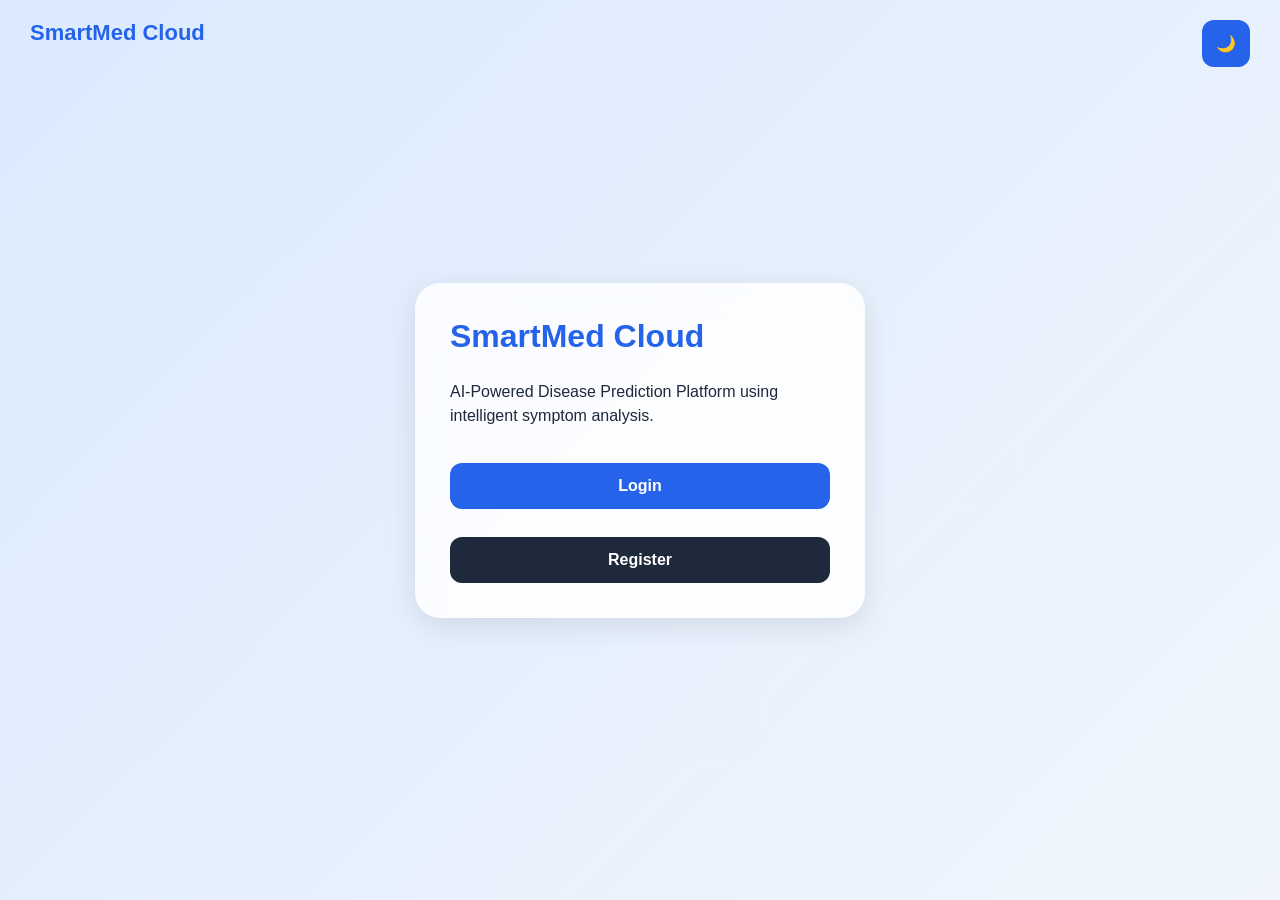
<file: frontend/index.html>
<!DOCTYPE html>
<html lang="en">
<head>
    <meta charset="UTF-8">
    <meta name="viewport" content="width=device-width, initial-scale=1.0">
    <title>SmartMed Cloud</title>

    <link rel="stylesheet" href="style.css">
</head>
<body>

    <div class="home-logo">
        SmartMed Cloud
    </div>

    <div class="theme-toggle">
        <button onclick="toggleTheme()">🌙</button>
    </div>

    <div class="hero">

        <div class="card home-card fade-in">

            <h1>SmartMed Cloud</h1>

            <p>
                AI-Powered Disease Prediction Platform
                using intelligent symptom analysis.
            </p>

            <div class="button-group">

                <a href="login.html">
                    <button>Login</button>
                </a>

                <a href="register.html">
                    <button class="secondary-btn">
                        Register
                    </button>
                </a>

            </div>

        </div>

    </div>

<script src="script.js"></script>

</body>
</html>
</file>
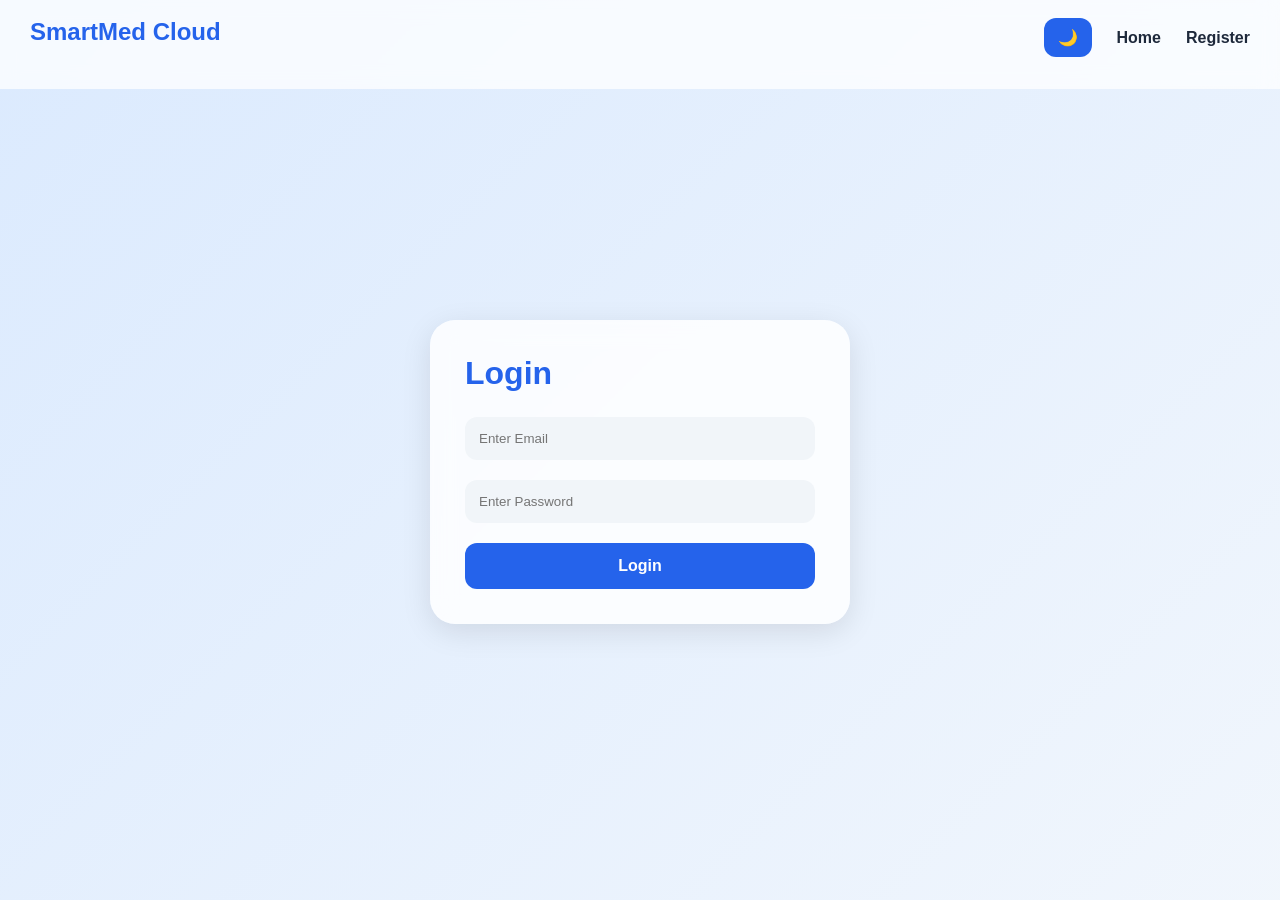
<file: frontend/dashboard.html>
<!DOCTYPE html>
<html lang="en">

<head>
    <meta charset="UTF-8">
    <meta name="viewport"
          content="width=device-width, initial-scale=1.0">

    <title>Dashboard</title>

    <link rel="stylesheet" href="style.css">
</head>

<body onload="initializeDashboard()">

<nav>

    <div class="logo-section">

        <h2>SmartMed Cloud</h2>

        <div class="welcome-user">

            Welcome,
            <span id="username"></span>

        </div>

    </div>

    <div class="nav-links">

        <button class="theme-btn"
                onclick="toggleTheme()">
            🌙
        </button>

        <a href="history.html">History</a>

        <button onclick="logoutUser()">
            Logout
        </button>

    </div>

</nav>

<div class="dashboard-layout">

    <div class="card dashboard-card">

        <h1>Disease Prediction</h1>

        <div class="checkbox-grid">

            <label class="symptom-box"><input type="checkbox" value="abdominal_pain"><span>Abdominal Pain</span></label>

            <label class="symptom-box"><input type="checkbox" value="abnormal_menstruation"><span>Abnormal Menstruation</span></label>

            <label class="symptom-box"><input type="checkbox" value="acidity"><span>Acidity</span></label>

            <label class="symptom-box"><input type="checkbox" value="acute_liver_failure"><span>Acute Liver Failure</span></label>

            <label class="symptom-box"><input type="checkbox" value="altered_sensorium"><span>Altered Sensorium</span></label>

            <label class="symptom-box"><input type="checkbox" value="anxiety"><span>Anxiety</span></label>

            <label class="symptom-box"><input type="checkbox" value="back_pain"><span>Back Pain</span></label>

            <label class="symptom-box"><input type="checkbox" value="belly_pain"><span>Belly Pain</span></label>

            <label class="symptom-box"><input type="checkbox" value="blackheads"><span>Blackheads</span></label>

            <label class="symptom-box"><input type="checkbox" value="bladder_discomfort"><span>Bladder Discomfort</span></label>

            <label class="symptom-box"><input type="checkbox" value="blister"><span>Blister</span></label>

            <label class="symptom-box"><input type="checkbox" value="blood_in_sputum"><span>Blood In Sputum</span></label>

            <label class="symptom-box"><input type="checkbox" value="bloody_stool"><span>Bloody Stool</span></label>

            <label class="symptom-box"><input type="checkbox" value="blurred_and_distorted_vision"><span>Blurred And Distorted Vision</span></label>

            <label class="symptom-box"><input type="checkbox" value="breathlessness"><span>Breathlessness</span></label>

            <label class="symptom-box"><input type="checkbox" value="brittle_nails"><span>Brittle Nails</span></label>

            <label class="symptom-box"><input type="checkbox" value="bruising"><span>Bruising</span></label>

            <label class="symptom-box"><input type="checkbox" value="burning_micturition"><span>Burning Micturition</span></label>

            <label class="symptom-box"><input type="checkbox" value="chest_pain"><span>Chest Pain</span></label>

            <label class="symptom-box"><input type="checkbox" value="chills"><span>Chills</span></label>

            <label class="symptom-box"><input type="checkbox" value="cold_hands_and_feets"><span>Cold Hands And Feets</span></label>

            <label class="symptom-box"><input type="checkbox" value="coma"><span>Coma</span></label>

            <label class="symptom-box"><input type="checkbox" value="congestion"><span>Congestion</span></label>

            <label class="symptom-box"><input type="checkbox" value="constipation"><span>Constipation</span></label>

            <label class="symptom-box"><input type="checkbox" value="continuous_feel_of_urine"><span>Continuous Feel Of Urine</span></label>

            <label class="symptom-box"><input type="checkbox" value="continuous_sneezing"><span>Continuous Sneezing</span></label>

            <label class="symptom-box"><input type="checkbox" value="cough"><span>Cough</span></label>

            <label class="symptom-box"><input type="checkbox" value="cramps"><span>Cramps</span></label>

            <label class="symptom-box"><input type="checkbox" value="dark_urine"><span>Dark Urine</span></label>

            <label class="symptom-box"><input type="checkbox" value="dehydration"><span>Dehydration</span></label>

            <label class="symptom-box"><input type="checkbox" value="depression"><span>Depression</span></label>

            <label class="symptom-box"><input type="checkbox" value="diarrhoea"><span>Diarrhoea</span></label>

            <label class="symptom-box"><input type="checkbox" value="dischromic _patches"><span>Dischromic Patches</span></label>

            <label class="symptom-box"><input type="checkbox" value="distention_of_abdomen"><span>Distention Of Abdomen</span></label>

            <label class="symptom-box"><input type="checkbox" value="dizziness"><span>Dizziness</span></label>

            <label class="symptom-box"><input type="checkbox" value="drying_and_tingling_lips"><span>Drying And Tingling Lips</span></label>

            <label class="symptom-box"><input type="checkbox" value="enlarged_thyroid"><span>Enlarged Thyroid</span></label>

            <label class="symptom-box"><input type="checkbox" value="excessive_hunger"><span>Excessive Hunger</span></label>

            <label class="symptom-box"><input type="checkbox" value="extra_marital_contacts"><span>Extra Marital Contacts</span></label>

            <label class="symptom-box"><input type="checkbox" value="family_history"><span>Family History</span></label>

            <label class="symptom-box"><input type="checkbox" value="fast_heart_rate"><span>Fast Heart Rate</span></label>

            <label class="symptom-box"><input type="checkbox" value="fatigue"><span>Fatigue</span></label>

            <label class="symptom-box"><input type="checkbox" value="fluid_overload"><span>Fluid Overload</span></label>

            <label class="symptom-box"><input type="checkbox" value="foul_smell_of urine"><span>Foul Smell Of Urine</span></label>

            <label class="symptom-box"><input type="checkbox" value="headache"><span>Headache</span></label>

            <label class="symptom-box"><input type="checkbox" value="high_fever"><span>High Fever</span></label>

            <label class="symptom-box"><input type="checkbox" value="hip_joint_pain"><span>Hip Joint Pain</span></label>

            <label class="symptom-box"><input type="checkbox" value="history_of_alcohol_consumption"><span>History Of Alcohol Consumption</span></label>

            <label class="symptom-box"><input type="checkbox" value="increased_appetite"><span>Increased Appetite</span></label>

            <label class="symptom-box"><input type="checkbox" value="indigestion"><span>Indigestion</span></label>

            <label class="symptom-box"><input type="checkbox" value="inflammatory_nails"><span>Inflammatory Nails</span></label>

            <label class="symptom-box"><input type="checkbox" value="internal_itching"><span>Internal Itching</span></label>

            <label class="symptom-box"><input type="checkbox" value="irregular_sugar_level"><span>Irregular Sugar Level</span></label>

            <label class="symptom-box"><input type="checkbox" value="irritability"><span>Irritability</span></label>

            <label class="symptom-box"><input type="checkbox" value="irritation_in_anus"><span>Irritation In Anus</span></label>

            <label class="symptom-box"><input type="checkbox" value="itching"><span>Itching</span></label>

            <label class="symptom-box"><input type="checkbox" value="joint_pain"><span>Joint Pain</span></label>

            <label class="symptom-box"><input type="checkbox" value="knee_pain"><span>Knee Pain</span></label>

            <label class="symptom-box"><input type="checkbox" value="lack_of_concentration"><span>Lack Of Concentration</span></label>

            <label class="symptom-box"><input type="checkbox" value="lethargy"><span>Lethargy</span></label>

            <label class="symptom-box"><input type="checkbox" value="loss_of_appetite"><span>Loss Of Appetite</span></label>

            <label class="symptom-box"><input type="checkbox" value="loss_of_balance"><span>Loss Of Balance</span></label>

            <label class="symptom-box"><input type="checkbox" value="loss_of_smell"><span>Loss Of Smell</span></label>

            <label class="symptom-box"><input type="checkbox" value="malaise"><span>Malaise</span></label>

            <label class="symptom-box"><input type="checkbox" value="mild_fever"><span>Mild Fever</span></label>

            <label class="symptom-box"><input type="checkbox" value="mood_swings"><span>Mood Swings</span></label>

            <label class="symptom-box"><input type="checkbox" value="movement_stiffness"><span>Movement Stiffness</span></label>

            <label class="symptom-box"><input type="checkbox" value="mucoid_sputum"><span>Mucoid Sputum</span></label>

            <label class="symptom-box"><input type="checkbox" value="muscle_pain"><span>Muscle Pain</span></label>

            <label class="symptom-box"><input type="checkbox" value="muscle_wasting"><span>Muscle Wasting</span></label>

            <label class="symptom-box"><input type="checkbox" value="muscle_weakness"><span>Muscle Weakness</span></label>

            <label class="symptom-box"><input type="checkbox" value="nausea"><span>Nausea</span></label>

            <label class="symptom-box"><input type="checkbox" value="neck_pain"><span>Neck Pain</span></label>

            <label class="symptom-box"><input type="checkbox" value="nodal_skin_eruptions"><span>Nodal Skin Eruptions</span></label>

            <label class="symptom-box"><input type="checkbox" value="obesity"><span>Obesity</span></label>

            <label class="symptom-box"><input type="checkbox" value="pain_behind_the_eyes"><span>Pain Behind The Eyes</span></label>

            <label class="symptom-box"><input type="checkbox" value="pain_during_bowel_movements"><span>Pain During Bowel Movements</span></label>

            <label class="symptom-box"><input type="checkbox" value="pain_in_anal_region"><span>Pain In Anal Region</span></label>

            <label class="symptom-box"><input type="checkbox" value="painful_walking"><span>Painful Walking</span></label>

            <label class="symptom-box"><input type="checkbox" value="palpitations"><span>Palpitations</span></label>

            <label class="symptom-box"><input type="checkbox" value="passage_of_gases"><span>Passage Of Gases</span></label>

            <label class="symptom-box"><input type="checkbox" value="patches_in_throat"><span>Patches In Throat</span></label>

            <label class="symptom-box"><input type="checkbox" value="phlegm"><span>Phlegm</span></label>

            <label class="symptom-box"><input type="checkbox" value="polyuria"><span>Polyuria</span></label>

            <label class="symptom-box"><input type="checkbox" value="prominent_veins_on_calf"><span>Prominent Veins On Calf</span></label>

            <label class="symptom-box"><input type="checkbox" value="puffy_face_and_eyes"><span>Puffy Face And Eyes</span></label>

            <label class="symptom-box"><input type="checkbox" value="pus_filled_pimples"><span>Pus Filled Pimples</span></label>

            <label class="symptom-box"><input type="checkbox" value="receiving_blood_transfusion"><span>Receiving Blood Transfusion</span></label>

            <label class="symptom-box"><input type="checkbox" value="receiving_unsterile_injections"><span>Receiving Unsterile Injections</span></label>

            <label class="symptom-box"><input type="checkbox" value="red_sore_around_nose"><span>Red Sore Around Nose</span></label>

            <label class="symptom-box"><input type="checkbox" value="red_spots_over_body"><span>Red Spots Over Body</span></label>

            <label class="symptom-box"><input type="checkbox" value="redness_of_eyes"><span>Redness Of Eyes</span></label>

            <label class="symptom-box"><input type="checkbox" value="restlessness"><span>Restlessness</span></label>

            <label class="symptom-box"><input type="checkbox" value="runny_nose"><span>Runny Nose</span></label>

            <label class="symptom-box"><input type="checkbox" value="rusty_sputum"><span>Rusty Sputum</span></label>

            <label class="symptom-box"><input type="checkbox" value="scurring"><span>Scurring</span></label>

            <label class="symptom-box"><input type="checkbox" value="shivering"><span>Shivering</span></label>

            <label class="symptom-box"><input type="checkbox" value="silver_like_dusting"><span>Silver Like Dusting</span></label>

            <label class="symptom-box"><input type="checkbox" value="sinus_pressure"><span>Sinus Pressure</span></label>

            <label class="symptom-box"><input type="checkbox" value="skin_peeling"><span>Skin Peeling</span></label>

            <label class="symptom-box"><input type="checkbox" value="skin_rash"><span>Skin Rash</span></label>

            <label class="symptom-box"><input type="checkbox" value="slurred_speech"><span>Slurred Speech</span></label>

            <label class="symptom-box"><input type="checkbox" value="small_dents_in_nails"><span>Small Dents In Nails</span></label>

            <label class="symptom-box"><input type="checkbox" value="spinning_movements"><span>Spinning Movements</span></label>

            <label class="symptom-box"><input type="checkbox" value="spotting_ urination"><span>Spotting Urination</span></label>

            <label class="symptom-box"><input type="checkbox" value="stiff_neck"><span>Stiff Neck</span></label>

            <label class="symptom-box"><input type="checkbox" value="stomach_bleeding"><span>Stomach Bleeding</span></label>

            <label class="symptom-box"><input type="checkbox" value="stomach_pain"><span>Stomach Pain</span></label>

            <label class="symptom-box"><input type="checkbox" value="sunken_eyes"><span>Sunken Eyes</span></label>

            <label class="symptom-box"><input type="checkbox" value="sweating"><span>Sweating</span></label>

            <label class="symptom-box"><input type="checkbox" value="swelled_lymph_nodes"><span>Swelled Lymph Nodes</span></label>

            <label class="symptom-box"><input type="checkbox" value="swelling_joints"><span>Swelling Joints</span></label>

            <label class="symptom-box"><input type="checkbox" value="swelling_of_stomach"><span>Swelling Of Stomach</span></label>

            <label class="symptom-box"><input type="checkbox" value="swollen_blood_vessels"><span>Swollen Blood Vessels</span></label>

            <label class="symptom-box"><input type="checkbox" value="swollen_extremeties"><span>Swollen Extremeties</span></label>

            <label class="symptom-box"><input type="checkbox" value="swollen_legs"><span>Swollen Legs</span></label>

            <label class="symptom-box"><input type="checkbox" value="throat_irritation"><span>Throat Irritation</span></label>

            <label class="symptom-box"><input type="checkbox" value="toxic_look_(typhos)"><span>Toxic Look (Typhos)</span></label>

            <label class="symptom-box"><input type="checkbox" value="ulcers_on_tongue"><span>Ulcers On Tongue</span></label>

            <label class="symptom-box"><input type="checkbox" value="unsteadiness"><span>Unsteadiness</span></label>

            <label class="symptom-box"><input type="checkbox" value="visual_disturbances"><span>Visual Disturbances</span></label>

            <label class="symptom-box"><input type="checkbox" value="vomiting"><span>Vomiting</span></label>

            <label class="symptom-box"><input type="checkbox" value="watering_from_eyes"><span>Watering From Eyes</span></label>

            <label class="symptom-box"><input type="checkbox" value="weakness_in_limbs"><span>Weakness In Limbs</span></label>

            <label class="symptom-box"><input type="checkbox" value="weakness_of_one_body_side"><span>Weakness Of One Body Side</span></label>

            <label class="symptom-box"><input type="checkbox" value="weight_gain"><span>Weight Gain</span></label>

            <label class="symptom-box"><input type="checkbox" value="weight_loss"><span>Weight Loss</span></label>

            <label class="symptom-box"><input type="checkbox" value="yellow_crust_ooze"><span>Yellow Crust Ooze</span></label>

            <label class="symptom-box"><input type="checkbox" value="yellow_urine"><span>Yellow Urine</span></label>

            <label class="symptom-box"><input type="checkbox" value="yellowing_of_eyes"><span>Yellowing Of Eyes</span></label>

            <label class="symptom-box"><input type="checkbox" value="yellowish_skin"><span>Yellowish Skin</span></label>

        </div>

        <button onclick="predictDisease()">
            Predict Disease
        </button>

    </div>

    <div class="card result-card hidden"
         id="resultSection">

        <h2>Prediction Result</h2>

        <div id="result"></div>

    </div>

</div>

<script src="script.js"></script>

</body>
</html>
</file>
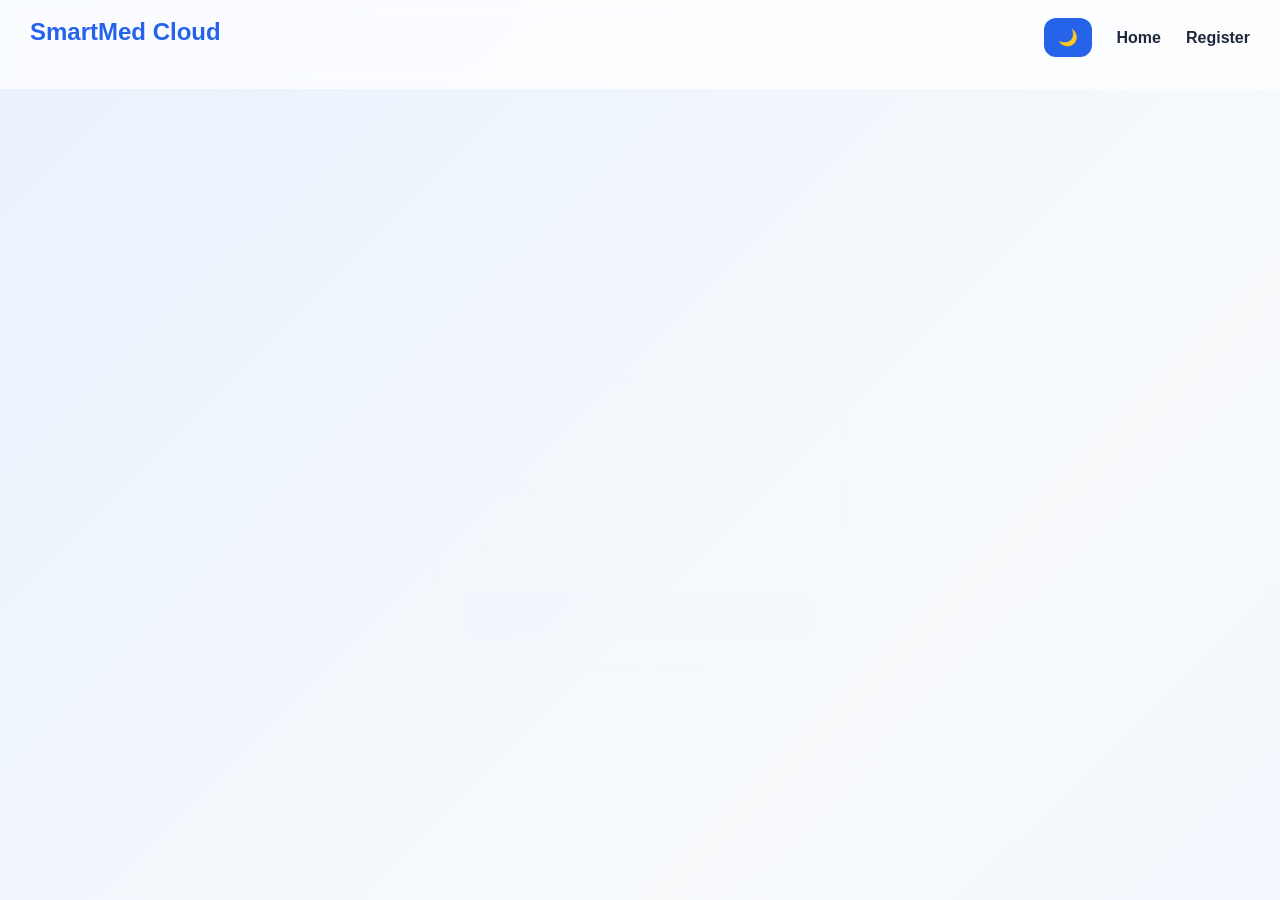
<file: frontend/history.html>
<!DOCTYPE html>
<html lang="en">

<head>
    <meta charset="UTF-8">
    <meta name="viewport"
          content="width=device-width, initial-scale=1.0">

    <title>History</title>

    <link rel="stylesheet" href="style.css">
</head>

<body onload="initializeHistoryPage()">

<nav>

    <h2>SmartMed Cloud</h2>

    <div class="nav-links">

        <button class="theme-btn"
                onclick="toggleTheme()">
            🌙
        </button>

        <a href="dashboard.html">Dashboard</a>

        <button onclick="logoutUser()">
            Logout
        </button>

    </div>

</nav>

<div class="history-container">

    <div class="card history-card">

        <h1>Prediction History</h1>

        <table>

            <thead>

                <tr>

                    <th>Date</th>
                    <th>Symptoms</th>
                    <th>Prediction</th>
                    <th>Confidence</th>

                </tr>

            </thead>

            <tbody id="historyTable"></tbody>

        </table>

    </div>

</div>

<script src="script.js"></script>

</body>
</html>
</file>
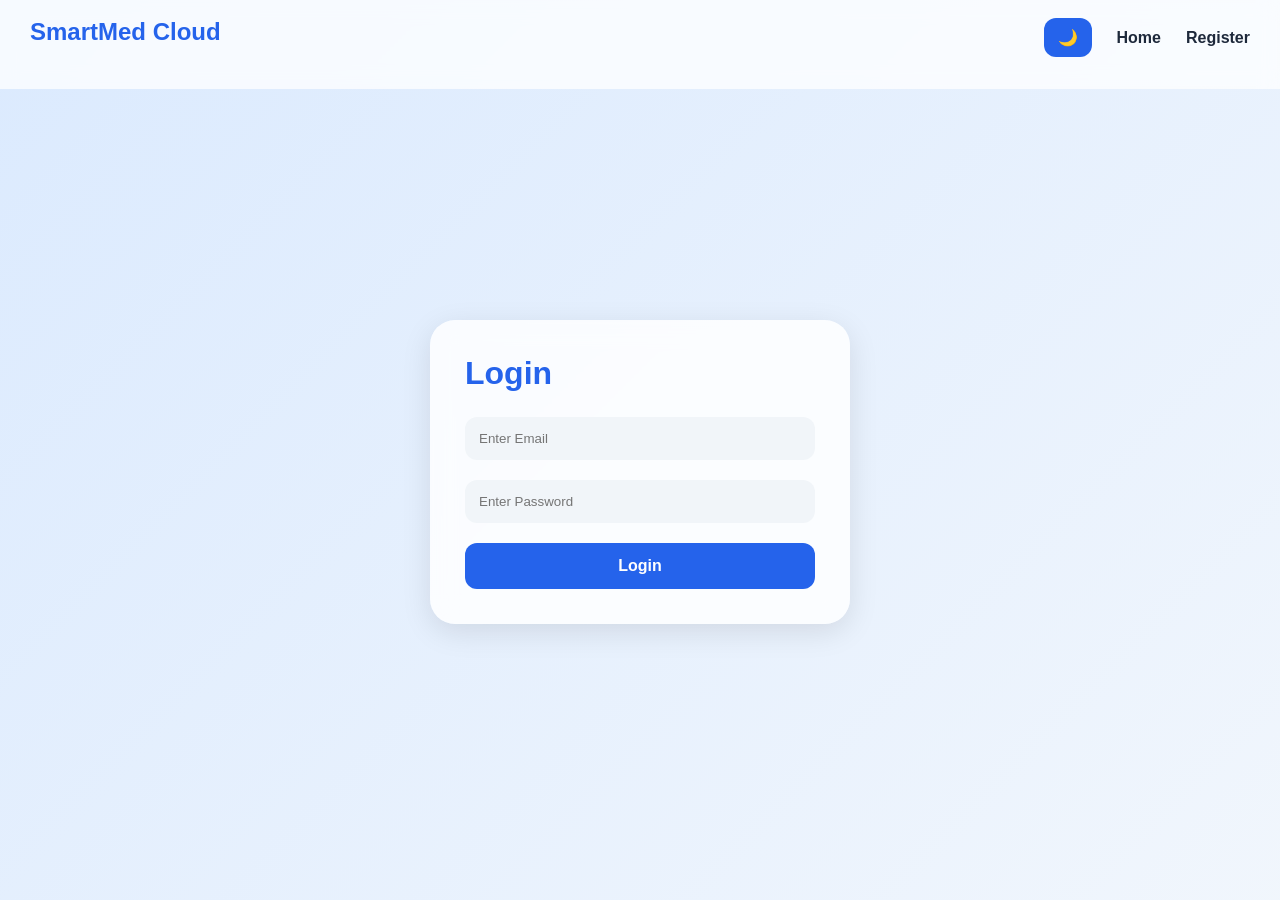
<file: frontend/login.html>
<!DOCTYPE html>
<html lang="en">

<head>
    <meta charset="UTF-8">
    <meta name="viewport"
          content="width=device-width, initial-scale=1.0">

    <title>Login</title>

    <link rel="stylesheet" href="style.css">
</head>

<body onload="initializeTheme()">

<nav>

    <h2>SmartMed Cloud</h2>

    <div class="nav-links">

        <button class="theme-btn"
                onclick="toggleTheme()">
            🌙
        </button>

        <a href="index.html">Home</a>
        <a href="register.html">Register</a>

    </div>

</nav>

<div class="auth-container">

    <div class="card auth-card slide-up">

        <h1>Login</h1>

        <input type="email"
               id="email"
               placeholder="Enter Email">

        <input type="password"
               id="password"
               placeholder="Enter Password">

        <button onclick="loginUser()">
            Login
        </button>

        <p id="loginMessage"></p>

    </div>

</div>

<script src="script.js"></script>

</body>
</html>
</file>
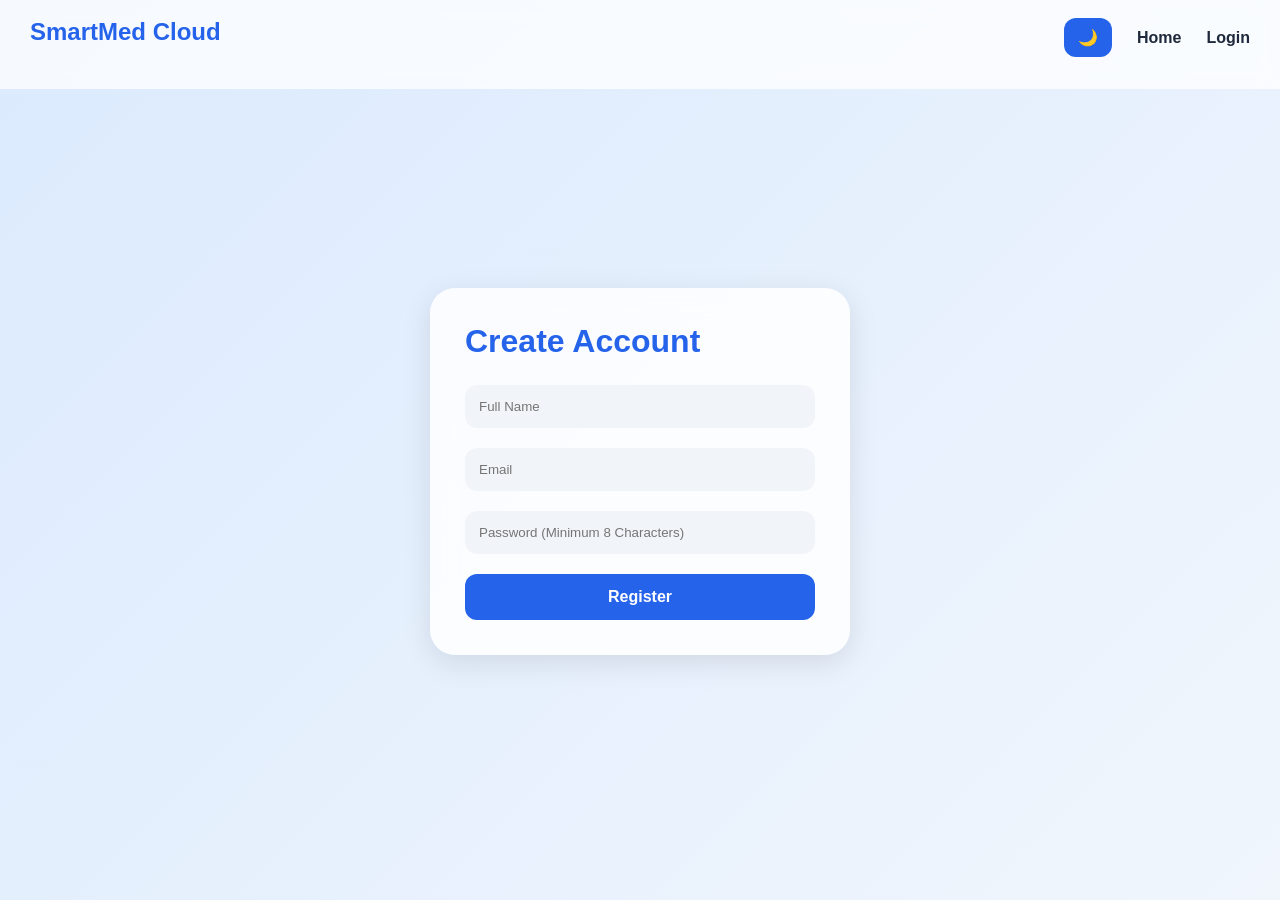
<file: frontend/register.html>
<!DOCTYPE html>
<html lang="en">

<head>
    <meta charset="UTF-8">
    <meta name="viewport"
          content="width=device-width, initial-scale=1.0">

    <title>Register</title>

    <link rel="stylesheet" href="style.css">
</head>

<body onload="initializeTheme()">

<nav>

    <h2>SmartMed Cloud</h2>

    <div class="nav-links">

        <button class="theme-btn"
                onclick="toggleTheme()">
            🌙
        </button>

        <a href="index.html">Home</a>
        <a href="login.html">Login</a>

    </div>

</nav>

<div class="auth-container">

    <div class="card auth-card slide-up">

        <h1>Create Account</h1>

        <input type="text"
               id="registerName"
               placeholder="Full Name">

        <input type="email"
               id="registerEmail"
               placeholder="Email">

        <input type="password"
               id="registerPassword"
               placeholder="Password (Minimum 8 Characters)">

        <button onclick="registerUser()">
            Register
        </button>

        <p id="registerMessage"></p>

    </div>

</div>

<script src="script.js"></script>

</body>
</html>
</file>
<file: frontend/style.css>
*{
    margin:0;
    padding:0;
    box-sizing:border-box;
    font-family:Arial;
}

body{

    background:linear-gradient(
        -45deg,
        #dbeafe,
        #e0e7ff,
        #f8fafc,
        #dbeafe
    );

    background-size:400% 400%;

    animation:gradientBG 12s ease infinite;

    min-height:100vh;

    color:#1e293b;

    transition:0.4s;
}

@keyframes gradientBG{

    0%{
        background-position:0% 50%;
    }

    50%{
        background-position:100% 50%;
    }

    100%{
        background-position:0% 50%;
    }
}

/* ================= NAV ================= */

nav{

    display:flex;
    justify-content:space-between;
    align-items:flex-start;

    padding:18px 30px;

    background:rgba(255,255,255,0.75);

    backdrop-filter:blur(10px);
}

.logo-section{

    display:flex;
    flex-direction:column;
    gap:6px;
}

.logo-section h2{

    color:#2563eb;
}

.welcome-user{

    color:#475569;
    font-size:15px;
    font-weight:bold;
}

#username{

    color:#2563eb;
}

.nav-links{

    display:flex;
    align-items:center;
    gap:25px;
}

.nav-links a{

    text-decoration:none;
    color:#1e293b;
    font-weight:bold;
}

/* ================= HOME ================= */

.home-logo{

    position:absolute;

    top:20px;
    left:30px;

    font-size:22px;
    font-weight:bold;

    color:#2563eb;
}

.theme-toggle{

    position:absolute;

    top:20px;
    right:30px;
}

/* ================= HERO ================= */

.hero{

    height:100vh;

    display:flex;
    justify-content:center;
    align-items:center;
}

/* ================= DASHBOARD LAYOUT ================= */

.dashboard-layout{

    width:95%;

    margin:auto;

    padding:40px;

    display:grid;

    grid-template-columns:
        2fr 1fr;

    gap:30px;

    align-items:start;
}

/* ================= AUTH PAGES ================= */

.auth-container{

    height:85vh;

    display:flex;

    justify-content:center;

    align-items:center;
}

.auth-card{

    width:420px;

    max-width:90%;

    padding:40px;

    border-radius:25px;

    background:rgba(255,255,255,0.82);

    backdrop-filter:blur(12px);

    box-shadow:0 8px 30px rgba(0,0,0,0.1);
}

/* ================= CARD ================= */

.card{

    background:rgba(255,255,255,0.82);

    backdrop-filter:blur(12px);

    border-radius:25px;

    padding:35px;

    box-shadow:0 8px 30px rgba(0,0,0,0.1);

    transition:0.4s;
}

.card:hover{

    transform:translateY(-5px);
}

.dashboard-card{

    width:100%;
}

.result-card{

    width:100%;
}

.home-card{

    width:450px;
}

.history-card{

    width:100%;
}

/* ================= TEXT ================= */

h1,h2{

    color:#2563eb;

    margin-bottom:25px;
}

p{

    line-height:1.5;
}

/* ================= BUTTONS ================= */

button{

    width:100%;

    padding:14px;

    border:none;

    border-radius:12px;

    background:#2563eb;

    color:white;

    font-size:16px;
    font-weight:bold;

    cursor:pointer;

    transition:0.3s;
}

button:hover{

    transform:scale(1.02);

    background:#1d4ed8;
}

.secondary-btn{

    background:#1e293b;

    color:white;
}

.secondary-btn:hover{

    background:#475569;
}

.button-group{

    margin-top:35px;

    display:flex;
    flex-direction:column;

    gap:28px;
}

.theme-btn{

    width:auto;

    padding:10px 14px;
}

/* ================= INPUT ================= */

input{

    width:100%;

    padding:14px;

    border-radius:12px;

    border:none;

    margin-bottom:20px;

    background:#f1f5f9;
}

/* ================= CHECKBOX ================= */

.checkbox-grid{

    display:grid;

    grid-template-columns:
        repeat(auto-fit,minmax(220px,1fr));

    gap:18px;

    margin-bottom:30px;
}

.symptom-box{

    background:#f1f5f9;

    border-radius:16px;

    padding:16px 18px;

    display:flex;

    align-items:center;

    gap:14px;

    cursor:pointer;

    transition:0.3s;
}

.symptom-box:hover{

    background:#dbeafe;
}

.symptom-box input{

    width:20px;
    height:20px;

    cursor:pointer;

    accent-color:#2563eb;

    margin:0;
}

.symptom-box span{

    font-size:16px;
    font-weight:500;

    display:flex;
    align-items:center;
}

/* ================= RESULT ================= */

.prediction-result-box{

    display:flex;
    flex-direction:column;

    gap:18px;
}

.result-top{

    display:flex;
    justify-content:space-between;
    align-items:center;
}

.result-top h3{

    font-size:28px;

    color:#2563eb;
}

.confidence-badge{

    background:#2563eb;

    color:white;

    padding:8px 14px;

    border-radius:20px;

    font-weight:bold;
}

.result-section{

    display:flex;
    flex-direction:column;

    gap:10px;
}

.result-section h4{

    color:#1e293b;
}

.result-section ul{

    padding-left:18px;

    display:flex;
    flex-direction:column;

    gap:6px;
}

.symptom-tags{

    display:flex;
    flex-wrap:wrap;

    gap:10px;
}

.symptom-tags span{

    background:#2563eb;

    color:white;

    padding:8px 14px;

    border-radius:20px;

    font-size:14px;
}

.hidden{

    display:none;
}

/* ================= TABLE ================= */

.history-container{

    width:95%;

    margin:auto;

    padding:40px;
}

table{

    width:100%;

    border-collapse:collapse;

    margin-top:20px;
}

th,td{

    border:1px solid #dbeafe;

    padding:16px;

    text-align:center;
}

th{

    background:#2563eb;
    color:white;
}

/* ================= ANIMATION ================= */

.fade-in{

    animation:fadeIn 1s ease;
}

.slide-up{

    animation:slideUp 1s ease;
}

@keyframes fadeIn{

    from{
        opacity:0;
    }

    to{
        opacity:1;
    }
}

@keyframes slideUp{

    from{

        transform:translateY(50px);
        opacity:0;
    }

    to{

        transform:translateY(0);
        opacity:1;
    }
}

/* ================= DARK MODE ================= */

.dark-mode{

    background:linear-gradient(
        -45deg,
        #020617,
        #0f172a,
        #111827,
        #1e293b
    );

    color:white;
}

.dark-mode nav{

    background:rgba(2,6,23,0.85);
}

.dark-mode .auth-card{

    background:rgba(15,23,42,0.92);

    border:1px solid #334155;
}

.dark-mode .card{

    background:rgba(15,23,42,0.92);

    border:1px solid #334155;
}

.dark-mode .welcome-user{

    color:#cbd5e1;
}

.dark-mode .nav-links a{

    color:white;
}

.dark-mode .symptom-box{

    background:#1e293b;
}

.dark-mode .symptom-box:hover{

    background:#334155;
}

.dark-mode .result-section h4{

    color:#e2e8f0;
}

.dark-mode .secondary-btn{

    background:#2563eb;

    color:white;
}

.dark-mode .secondary-btn:hover{

    background:#3b82f6;
}

.dark-mode th{

    background:#1d4ed8;
}

.dark-mode td{

    border:1px solid #334155;
}
</file>
